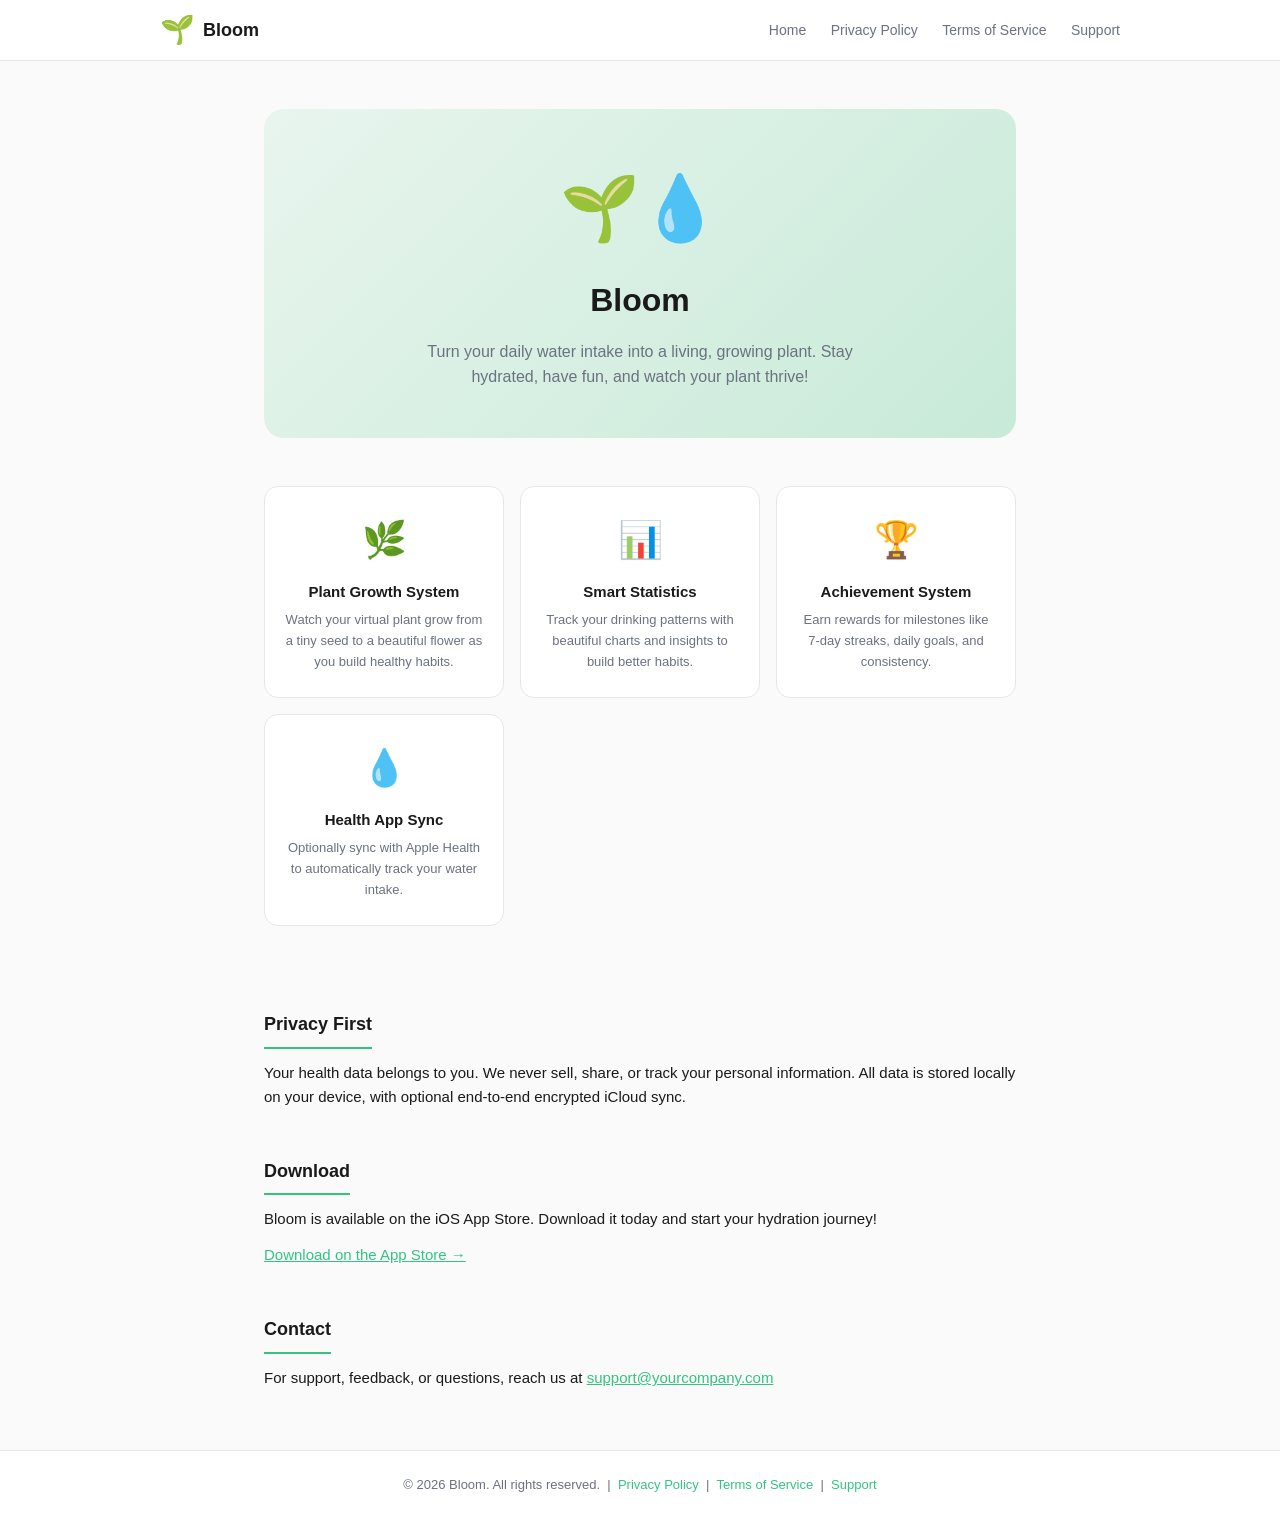
<file: docs/index.html>
<!DOCTYPE html>
<html lang="en">
<head>
    <meta charset="UTF-8">
    <meta name="viewport" content="width=device-width, initial-scale=1.0">
    <title>Bloom - Grow Plants by Drinking Water</title>
    <meta name="description" content="Bloom turns your daily water intake into a living, growing plant. Stay hydrated, have fun, and watch your plant thrive!">
    <link rel="stylesheet" href="style.css">
</head>
<body>

<header class="site-header">
    <div class="header-inner">
        <a href="index.html" class="logo">
            <span class="logo-icon">🌱</span>
            <span>Bloom</span>
        </a>
        <nav class="nav">
            <a href="index.html">Home</a>
            <a href="privacy-policy.html">Privacy Policy</a>
            <a href="terms.html">Terms of Service</a>
            <a href="support.html">Support</a>
        </nav>
    </div>
</header>

<main class="container">
    <div class="hero">
        <div class="hero-emoji">🌱💧</div>
        <h1>Bloom</h1>
        <p>Turn your daily water intake into a living, growing plant. Stay hydrated, have fun, and watch your plant thrive!</p>
    </div>

    <div class="features">
        <div class="feature-card">
            <div class="icon">🌿</div>
            <h3>Plant Growth System</h3>
            <p>Watch your virtual plant grow from a tiny seed to a beautiful flower as you build healthy habits.</p>
        </div>
        <div class="feature-card">
            <div class="icon">📊</div>
            <h3>Smart Statistics</h3>
            <p>Track your drinking patterns with beautiful charts and insights to build better habits.</p>
        </div>
        <div class="feature-card">
            <div class="icon">🏆</div>
            <h3>Achievement System</h3>
            <p>Earn rewards for milestones like 7-day streaks, daily goals, and consistency.</p>
        </div>
        <div class="feature-card">
            <div class="icon">💧</div>
            <h3>Health App Sync</h3>
            <p>Optionally sync with Apple Health to automatically track your water intake.</p>
        </div>
    </div>

    <div class="content">
        <h2>Privacy First</h2>
        <p>Your health data belongs to you. We never sell, share, or track your personal information. All data is stored locally on your device, with optional end-to-end encrypted iCloud sync.</p>

        <h2>Download</h2>
        <p>Bloom is available on the iOS App Store. Download it today and start your hydration journey!</p>
        <p><a href="https://apps.apple.com">Download on the App Store →</a></p>

        <h2>Contact</h2>
        <p>For support, feedback, or questions, reach us at <a href="mailto:support@yourcompany.com">support@yourcompany.com</a></p>
    </div>
</main>

<footer class="site-footer">
    <p>© 2026 Bloom. All rights reserved. &nbsp;|&nbsp;
        <a href="privacy-policy.html">Privacy Policy</a> &nbsp;|&nbsp;
        <a href="terms.html">Terms of Service</a> &nbsp;|&nbsp;
        <a href="support.html">Support</a>
    </p>
</footer>

</body>
</html>
</file>
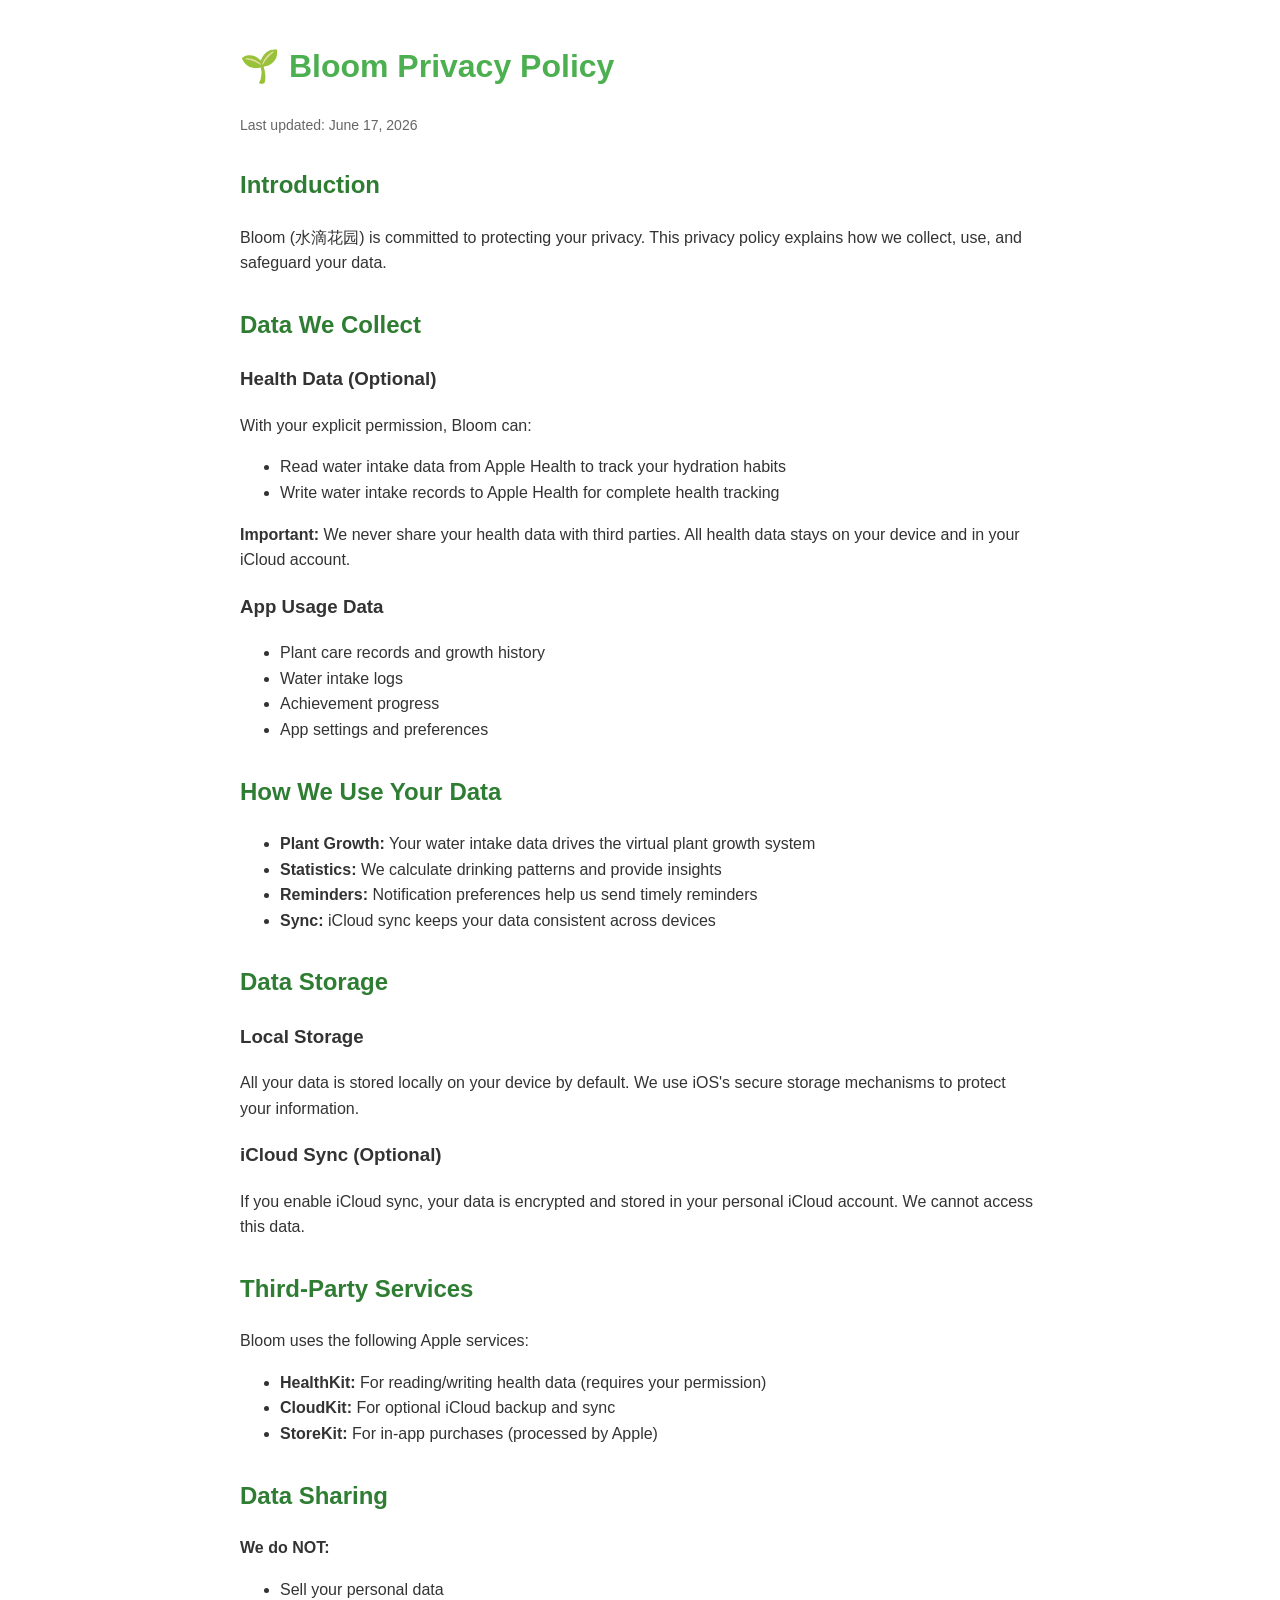
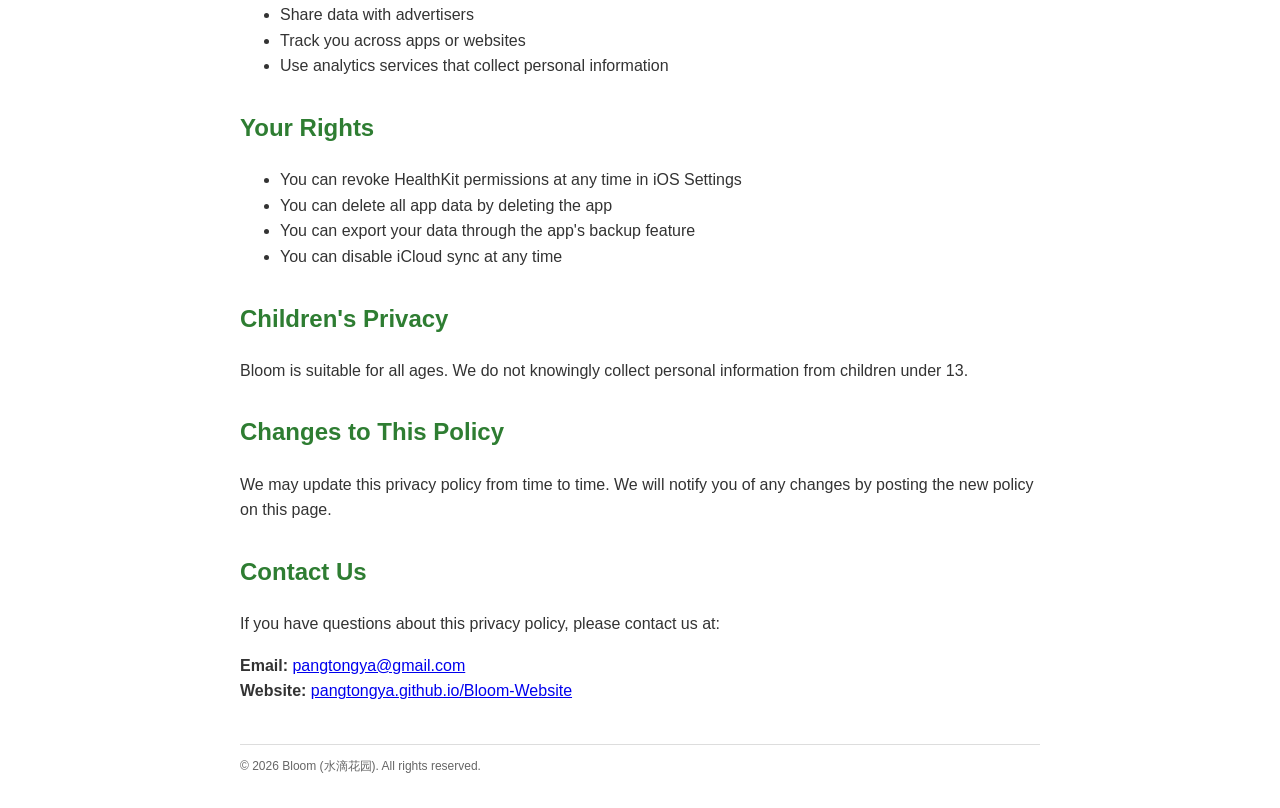
<file: privacy-policy.html>
<!DOCTYPE html>
<html lang="en">
<head>
    <meta charset="UTF-8">
    <meta name="viewport" content="width=device-width, initial-scale=1.0">
    <title>Bloom - Privacy Policy</title>
    <style>
        body {
            font-family: -apple-system, BlinkMacSystemFont, 'Segoe UI', Roboto, Oxygen, Ubuntu, Cantarell, sans-serif;
            line-height: 1.6;
            max-width: 800px;
            margin: 0 auto;
            padding: 20px;
            color: #333;
        }
        h1 { color: #4CAF50; }
        h2 { color: #2E7D32; margin-top: 30px; }
        .update-date { color: #666; font-size: 14px; }
    </style>
</head>
<body>
    <h1>🌱 Bloom Privacy Policy</h1>
    <p class="update-date">Last updated: June 17, 2026</p>

    <h2>Introduction</h2>
    <p>Bloom (水滴花园) is committed to protecting your privacy. This privacy policy explains how we collect, use, and safeguard your data.</p>

    <h2>Data We Collect</h2>
    <h3>Health Data (Optional)</h3>
    <p>With your explicit permission, Bloom can:</p>
    <ul>
        <li>Read water intake data from Apple Health to track your hydration habits</li>
        <li>Write water intake records to Apple Health for complete health tracking</li>
    </ul>
    <p><strong>Important:</strong> We never share your health data with third parties. All health data stays on your device and in your iCloud account.</p>

    <h3>App Usage Data</h3>
    <ul>
        <li>Plant care records and growth history</li>
        <li>Water intake logs</li>
        <li>Achievement progress</li>
        <li>App settings and preferences</li>
    </ul>

    <h2>How We Use Your Data</h2>
    <ul>
        <li><strong>Plant Growth:</strong> Your water intake data drives the virtual plant growth system</li>
        <li><strong>Statistics:</strong> We calculate drinking patterns and provide insights</li>
        <li><strong>Reminders:</strong> Notification preferences help us send timely reminders</li>
        <li><strong>Sync:</strong> iCloud sync keeps your data consistent across devices</li>
    </ul>

    <h2>Data Storage</h2>
    <h3>Local Storage</h3>
    <p>All your data is stored locally on your device by default. We use iOS's secure storage mechanisms to protect your information.</p>

    <h3>iCloud Sync (Optional)</h3>
    <p>If you enable iCloud sync, your data is encrypted and stored in your personal iCloud account. We cannot access this data.</p>

    <h2>Third-Party Services</h2>
    <p>Bloom uses the following Apple services:</p>
    <ul>
        <li><strong>HealthKit:</strong> For reading/writing health data (requires your permission)</li>
        <li><strong>CloudKit:</strong> For optional iCloud backup and sync</li>
        <li><strong>StoreKit:</strong> For in-app purchases (processed by Apple)</li>
    </ul>

    <h2>Data Sharing</h2>
    <p><strong>We do NOT:</strong></p>
    <ul>
        <li>Sell your personal data</li>
        <li>Share data with advertisers</li>
        <li>Track you across apps or websites</li>
        <li>Use analytics services that collect personal information</li>
    </ul>

    <h2>Your Rights</h2>
    <ul>
        <li>You can revoke HealthKit permissions at any time in iOS Settings</li>
        <li>You can delete all app data by deleting the app</li>
        <li>You can export your data through the app's backup feature</li>
        <li>You can disable iCloud sync at any time</li>
    </ul>

    <h2>Children's Privacy</h2>
    <p>Bloom is suitable for all ages. We do not knowingly collect personal information from children under 13.</p>

    <h2>Changes to This Policy</h2>
    <p>We may update this privacy policy from time to time. We will notify you of any changes by posting the new policy on this page.</p>

    <h2>Contact Us</h2>
    <p>If you have questions about this privacy policy, please contact us at:</p>
    <p><strong>Email:</strong> <a href="mailto:pangtongya@gmail.com">pangtongya@gmail.com</a><br>
    <strong>Website:</strong> <a href="https://pangtongya.github.io/Bloom-Website">pangtongya.github.io/Bloom-Website</a></p>

    <hr style="margin-top: 40px; border: none; border-top: 1px solid #ddd;">
    <p style="color: #666; font-size: 12px;">© 2026 Bloom (水滴花园). All rights reserved.</p>
</body>
</html>
</file>
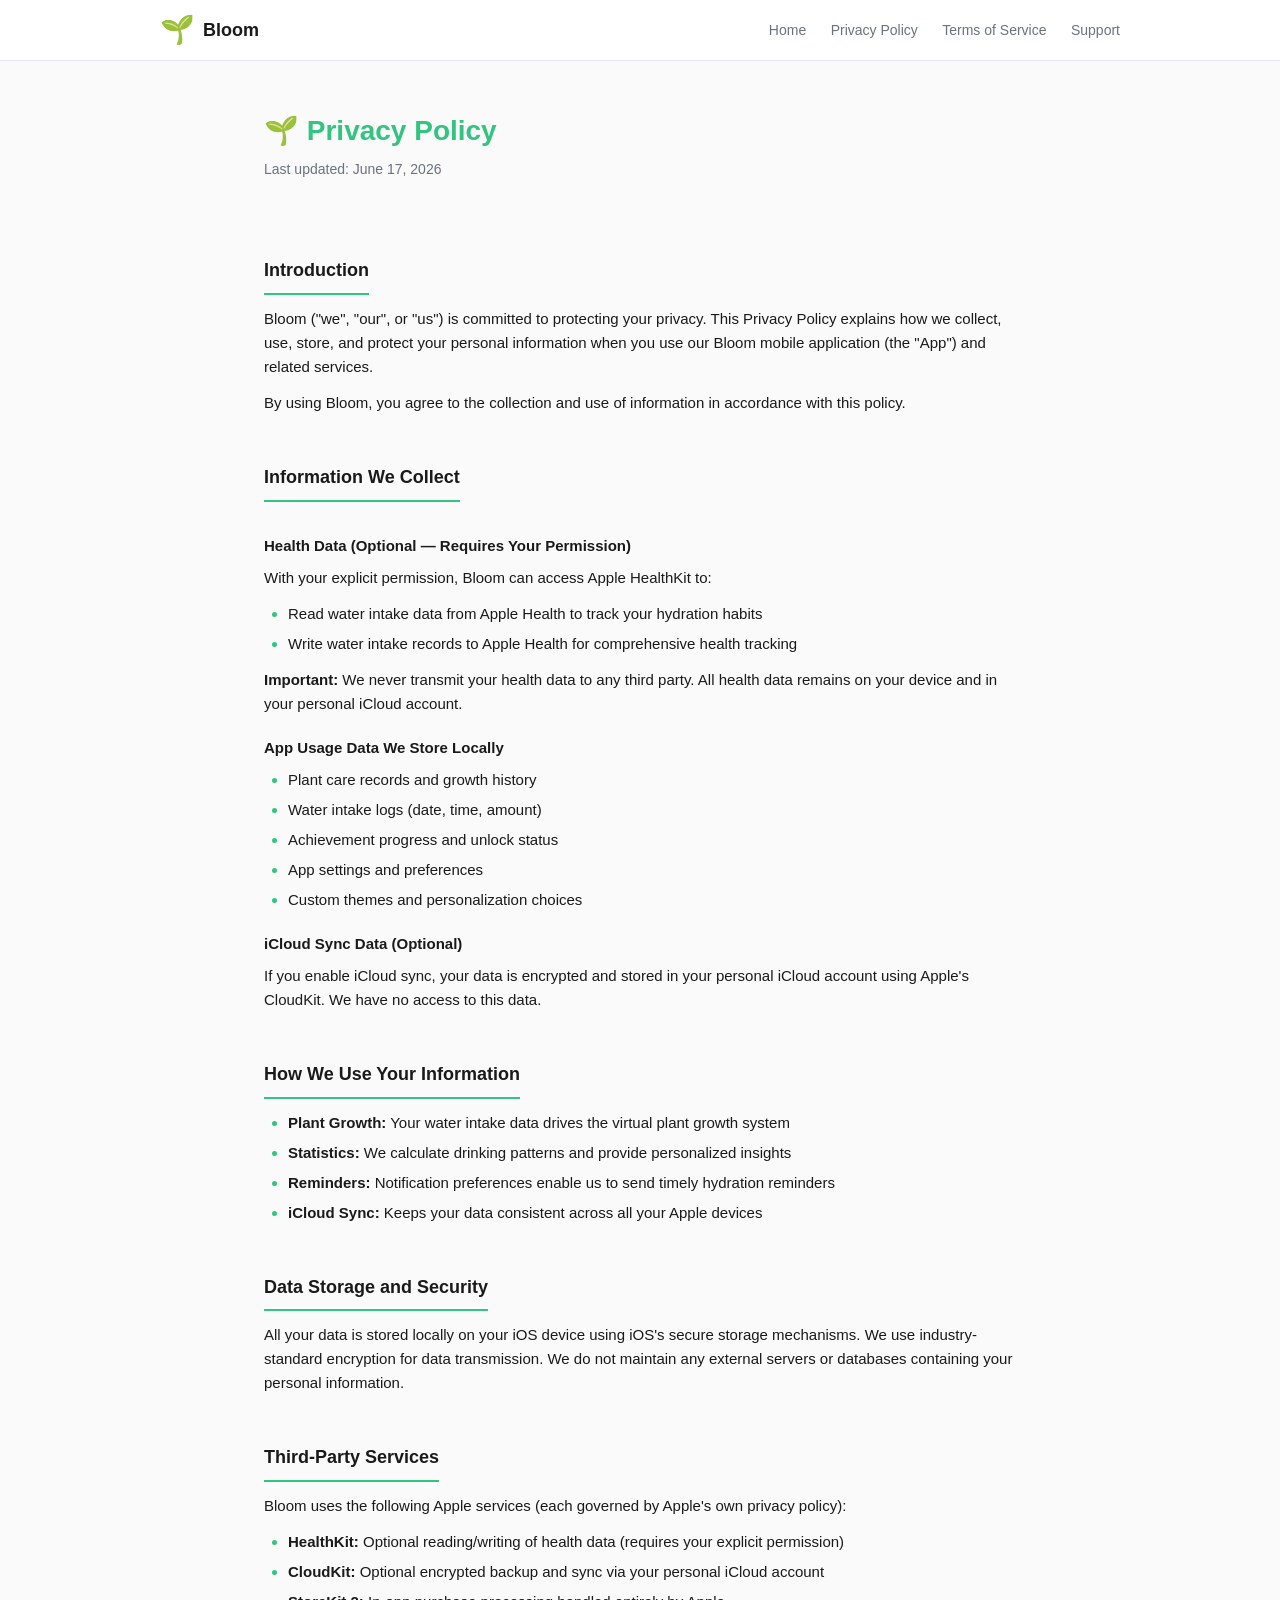
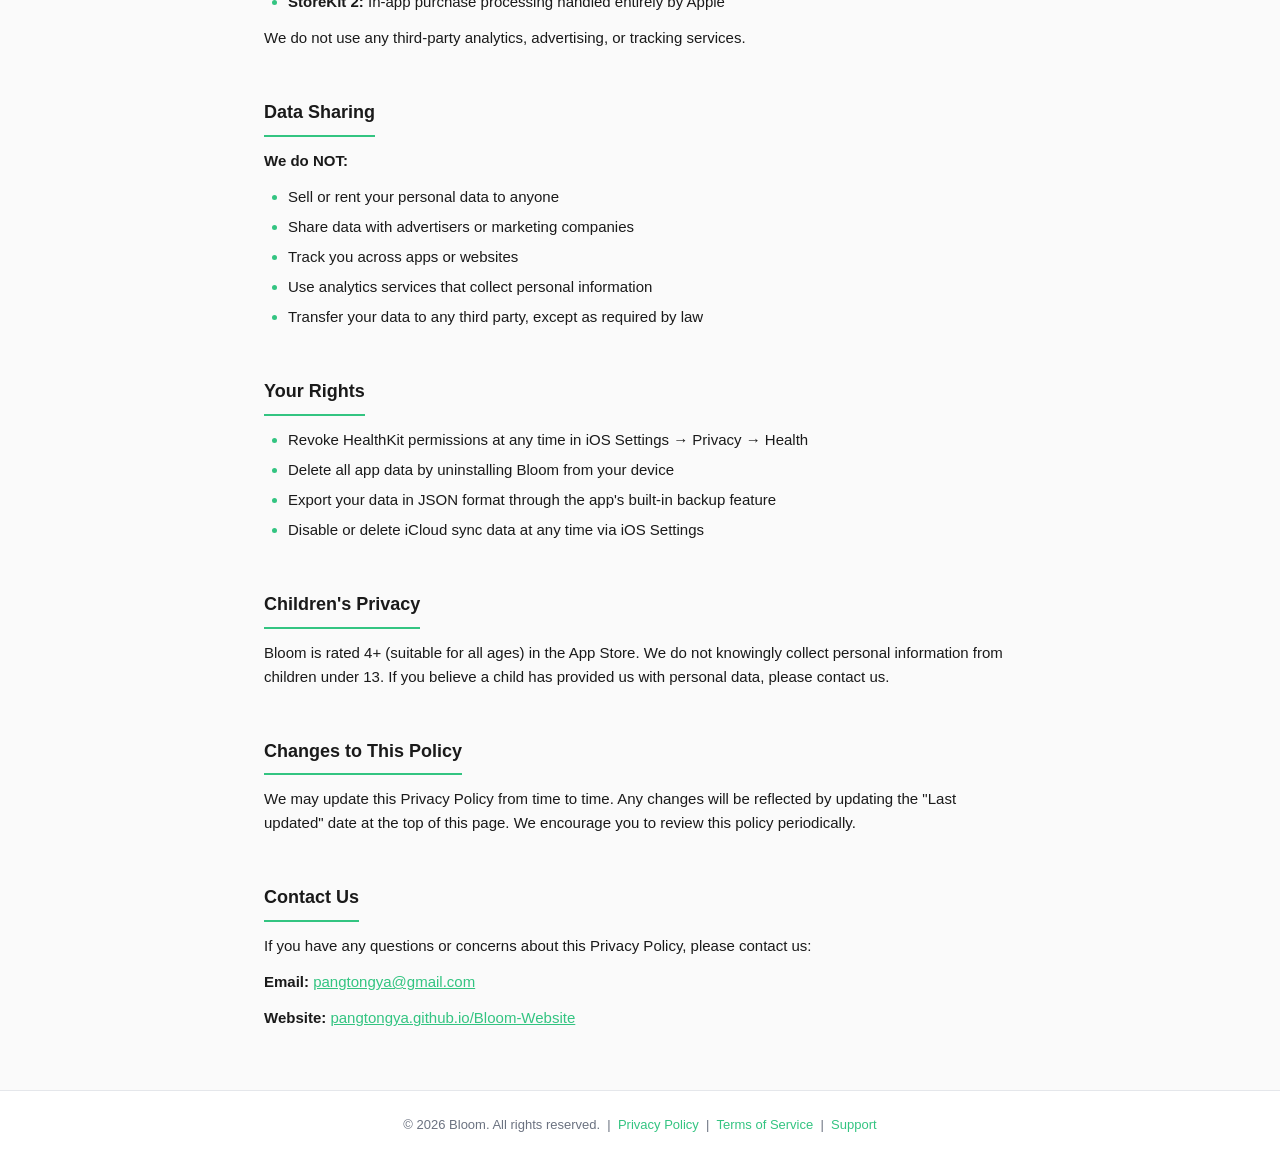
<file: docs/privacy-policy.html>
<!DOCTYPE html>
<html lang="en">
<head>
    <meta charset="UTF-8">
    <meta name="viewport" content="width=device-width, initial-scale=1.0">
    <title>Privacy Policy - Bloom</title>
    <meta name="description" content="Bloom privacy policy - how we collect, use, and protect your data.">
    <link rel="stylesheet" href="style.css">
</head>
<body>

<header class="site-header">
    <div class="header-inner">
        <a href="index.html" class="logo">
            <span class="logo-icon">🌱</span>
            <span>Bloom</span>
        </a>
        <nav class="nav">
            <a href="index.html">Home</a>
            <a href="index.html">Privacy Policy</a>
            <a href="terms.html">Terms of Service</a>
            <a href="support.html">Support</a>
        </nav>
    </div>
</header>

<main class="container">
    <h1 class="page-title">🌱 Privacy Policy</h1>
    <p class="page-subtitle">Last updated: June 17, 2026</p>

    <div class="content">

        <h2>Introduction</h2>
        <p>Bloom ("we", "our", or "us") is committed to protecting your privacy. This Privacy Policy explains how we collect, use, store, and protect your personal information when you use our Bloom mobile application (the "App") and related services.</p>
        <p>By using Bloom, you agree to the collection and use of information in accordance with this policy.</p>

        <h2>Information We Collect</h2>

        <h3>Health Data (Optional — Requires Your Permission)</h3>
        <p>With your explicit permission, Bloom can access Apple HealthKit to:</p>
        <ul>
            <li>Read water intake data from Apple Health to track your hydration habits</li>
            <li>Write water intake records to Apple Health for comprehensive health tracking</li>
        </ul>
        <p><strong>Important:</strong> We never transmit your health data to any third party. All health data remains on your device and in your personal iCloud account.</p>

        <h3>App Usage Data We Store Locally</h3>
        <ul>
            <li>Plant care records and growth history</li>
            <li>Water intake logs (date, time, amount)</li>
            <li>Achievement progress and unlock status</li>
            <li>App settings and preferences</li>
            <li>Custom themes and personalization choices</li>
        </ul>

        <h3>iCloud Sync Data (Optional)</h3>
        <p>If you enable iCloud sync, your data is encrypted and stored in your personal iCloud account using Apple's CloudKit. We have no access to this data.</p>

        <h2>How We Use Your Information</h2>
        <ul>
            <li><strong>Plant Growth:</strong> Your water intake data drives the virtual plant growth system</li>
            <li><strong>Statistics:</strong> We calculate drinking patterns and provide personalized insights</li>
            <li><strong>Reminders:</strong> Notification preferences enable us to send timely hydration reminders</li>
            <li><strong>iCloud Sync:</strong> Keeps your data consistent across all your Apple devices</li>
        </ul>

        <h2>Data Storage and Security</h2>
        <p>All your data is stored locally on your iOS device using iOS's secure storage mechanisms. We use industry-standard encryption for data transmission. We do not maintain any external servers or databases containing your personal information.</p>

        <h2>Third-Party Services</h2>
        <p>Bloom uses the following Apple services (each governed by Apple's own privacy policy):</p>
        <ul>
            <li><strong>HealthKit:</strong> Optional reading/writing of health data (requires your explicit permission)</li>
            <li><strong>CloudKit:</strong> Optional encrypted backup and sync via your personal iCloud account</li>
            <li><strong>StoreKit 2:</strong> In-app purchase processing handled entirely by Apple</li>
        </ul>
        <p>We do not use any third-party analytics, advertising, or tracking services.</p>

        <h2>Data Sharing</h2>
        <p><strong>We do NOT:</strong></p>
        <ul>
            <li>Sell or rent your personal data to anyone</li>
            <li>Share data with advertisers or marketing companies</li>
            <li>Track you across apps or websites</li>
            <li>Use analytics services that collect personal information</li>
            <li>Transfer your data to any third party, except as required by law</li>
        </ul>

        <h2>Your Rights</h2>
        <ul>
            <li>Revoke HealthKit permissions at any time in iOS Settings → Privacy → Health</li>
            <li>Delete all app data by uninstalling Bloom from your device</li>
            <li>Export your data in JSON format through the app's built-in backup feature</li>
            <li>Disable or delete iCloud sync data at any time via iOS Settings</li>
        </ul>

        <h2>Children's Privacy</h2>
        <p>Bloom is rated 4+ (suitable for all ages) in the App Store. We do not knowingly collect personal information from children under 13. If you believe a child has provided us with personal data, please contact us.</p>

        <h2>Changes to This Policy</h2>
        <p>We may update this Privacy Policy from time to time. Any changes will be reflected by updating the "Last updated" date at the top of this page. We encourage you to review this policy periodically.</p>

        <h2>Contact Us</h2>
        <p>If you have any questions or concerns about this Privacy Policy, please contact us:</p>
        <p><strong>Email:</strong> <a href="mailto:pangtongya@gmail.com">pangtongya@gmail.com</a></p>
        <p><strong>Website:</strong> <a href="https://pangtongya.github.io/Bloom-Website">pangtongya.github.io/Bloom-Website</a></p>
    </div>
</main>

<footer class="site-footer">
    <p>© 2026 Bloom. All rights reserved. &nbsp;|&nbsp;
        <a href="privacy-policy.html">Privacy Policy</a> &nbsp;|&nbsp;
        <a href="terms.html">Terms of Service</a> &nbsp;|&nbsp;
        <a href="support.html">Support</a>
    </p>
</footer>

</body>
</html>
</file>
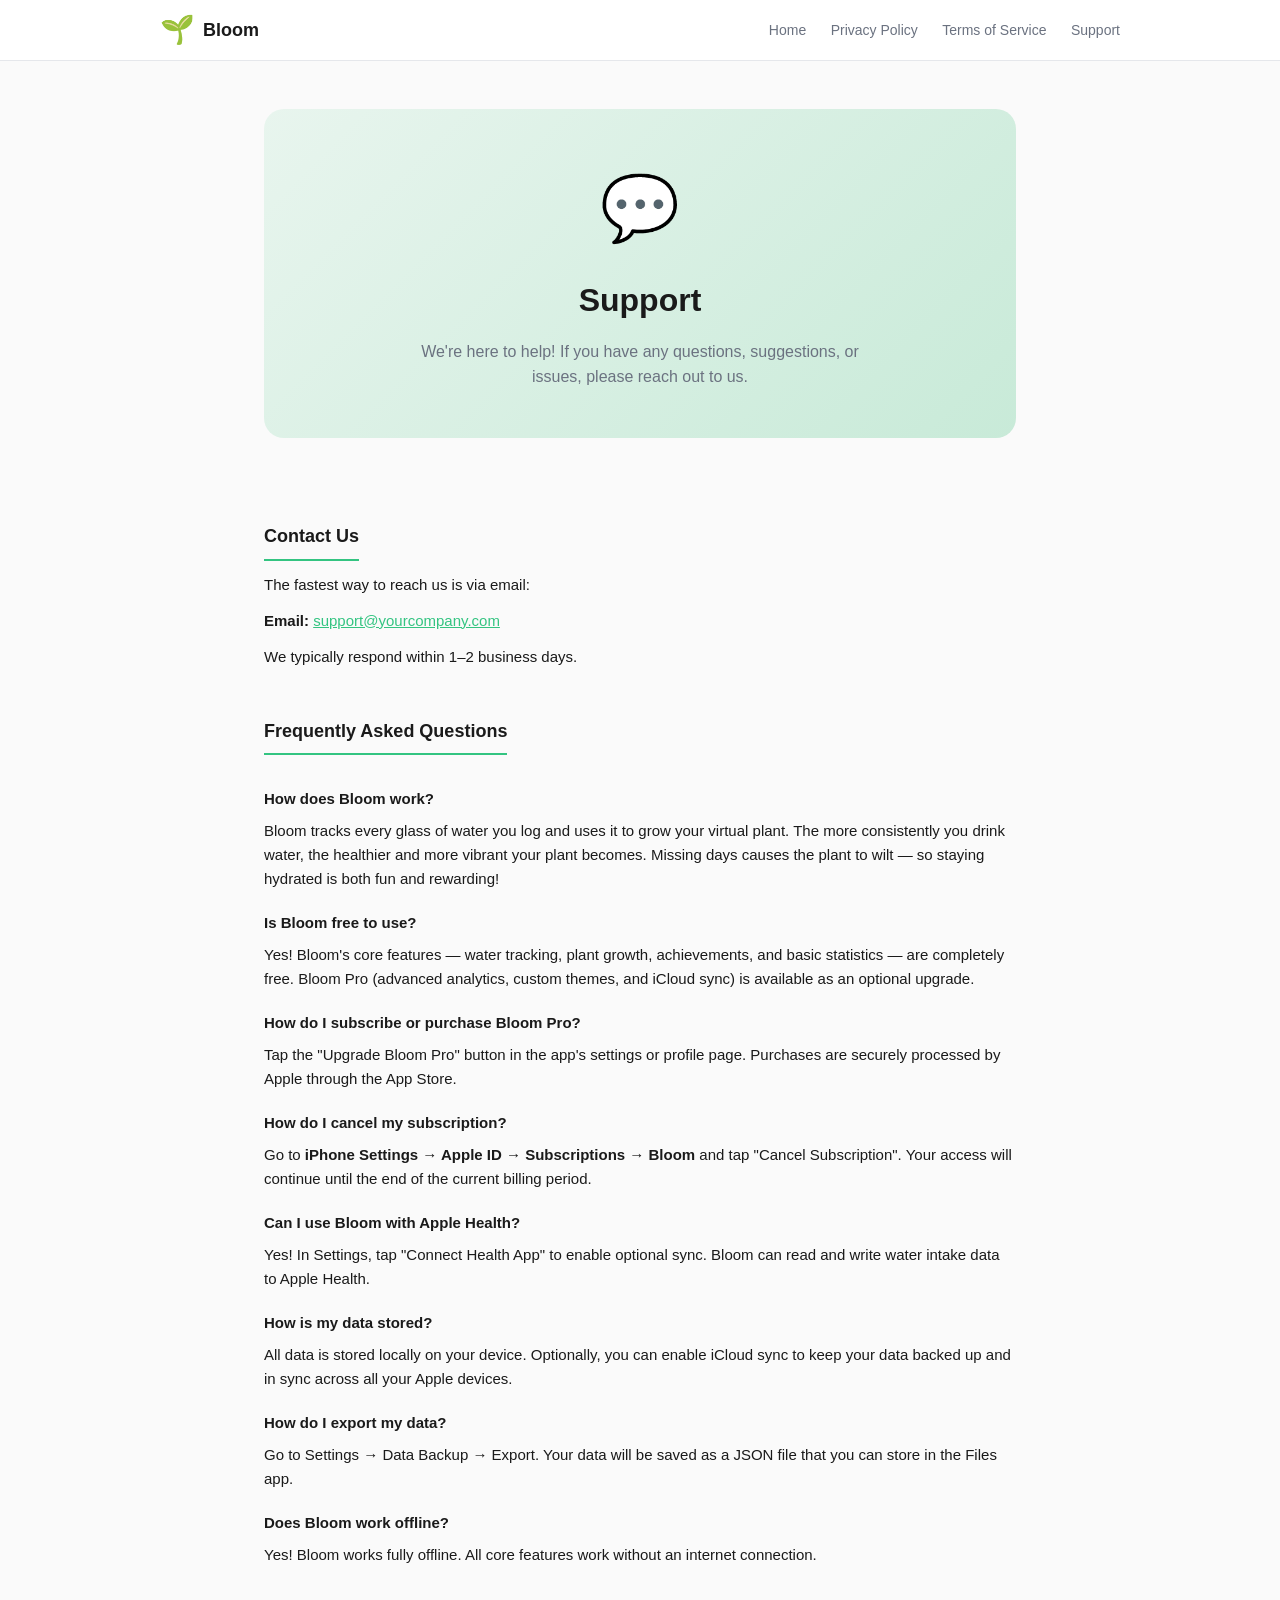
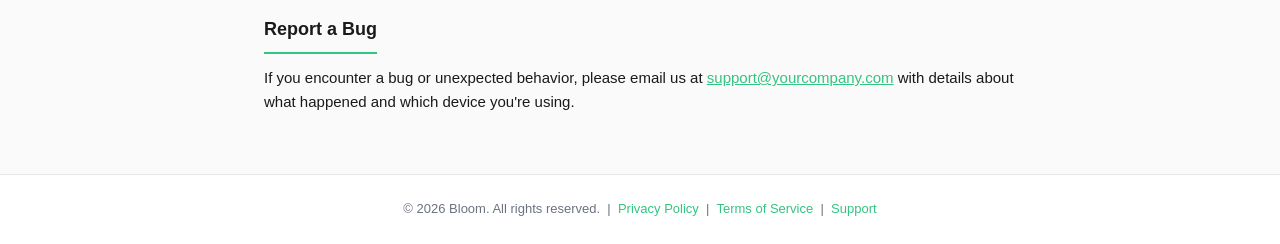
<file: docs/support.html>
<!DOCTYPE html>
<html lang="en">
<head>
    <meta charset="UTF-8">
    <meta name="viewport" content="width=device-width, initial-scale=1.0">
    <title>Support - Bloom</title>
    <meta name="description" content="Get help with Bloom - contact us or find answers to common questions.">
    <link rel="stylesheet" href="style.css">
</head>
<body>

<header class="site-header">
    <div class="header-inner">
        <a href="index.html" class="logo">
            <span class="logo-icon">🌱</span>
            <span>Bloom</span>
        </a>
        <nav class="nav">
            <a href="index.html">Home</a>
            <a href="privacy-policy.html">Privacy Policy</a>
            <a href="terms.html">Terms of Service</a>
            <a href="index.html">Support</a>
        </nav>
    </div>
</header>

<main class="container">
    <div class="hero">
        <div class="hero-emoji">💬</div>
        <h1>Support</h1>
        <p>We're here to help! If you have any questions, suggestions, or issues, please reach out to us.</p>
    </div>

    <div class="content">
        <h2>Contact Us</h2>
        <p>The fastest way to reach us is via email:</p>
        <p><strong>Email:</strong> <a href="mailto:support@yourcompany.com">support@yourcompany.com</a></p>
        <p>We typically respond within 1–2 business days.</p>

        <h2>Frequently Asked Questions</h2>

        <h3>How does Bloom work?</h3>
        <p>Bloom tracks every glass of water you log and uses it to grow your virtual plant. The more consistently you drink water, the healthier and more vibrant your plant becomes. Missing days causes the plant to wilt — so staying hydrated is both fun and rewarding!</p>

        <h3>Is Bloom free to use?</h3>
        <p>Yes! Bloom's core features — water tracking, plant growth, achievements, and basic statistics — are completely free. Bloom Pro (advanced analytics, custom themes, and iCloud sync) is available as an optional upgrade.</p>

        <h3>How do I subscribe or purchase Bloom Pro?</h3>
        <p>Tap the "Upgrade Bloom Pro" button in the app's settings or profile page. Purchases are securely processed by Apple through the App Store.</p>

        <h3>How do I cancel my subscription?</h3>
        <p>Go to <strong>iPhone Settings → Apple ID → Subscriptions → Bloom</strong> and tap "Cancel Subscription". Your access will continue until the end of the current billing period.</p>

        <h3>Can I use Bloom with Apple Health?</h3>
        <p>Yes! In Settings, tap "Connect Health App" to enable optional sync. Bloom can read and write water intake data to Apple Health.</p>

        <h3>How is my data stored?</h3>
        <p>All data is stored locally on your device. Optionally, you can enable iCloud sync to keep your data backed up and in sync across all your Apple devices.</p>

        <h3>How do I export my data?</h3>
        <p>Go to Settings → Data Backup → Export. Your data will be saved as a JSON file that you can store in the Files app.</p>

        <h3>Does Bloom work offline?</h3>
        <p>Yes! Bloom works fully offline. All core features work without an internet connection.</p>

        <h2>Report a Bug</h2>
        <p>If you encounter a bug or unexpected behavior, please email us at <a href="mailto:support@yourcompany.com">support@yourcompany.com</a> with details about what happened and which device you're using.</p>
    </div>
</main>

<footer class="site-footer">
    <p>© 2026 Bloom. All rights reserved. &nbsp;|&nbsp;
        <a href="privacy-policy.html">Privacy Policy</a> &nbsp;|&nbsp;
        <a href="terms.html">Terms of Service</a> &nbsp;|&nbsp;
        <a href="support.html">Support</a>
    </p>
</footer>

</body>
</html>
</file>
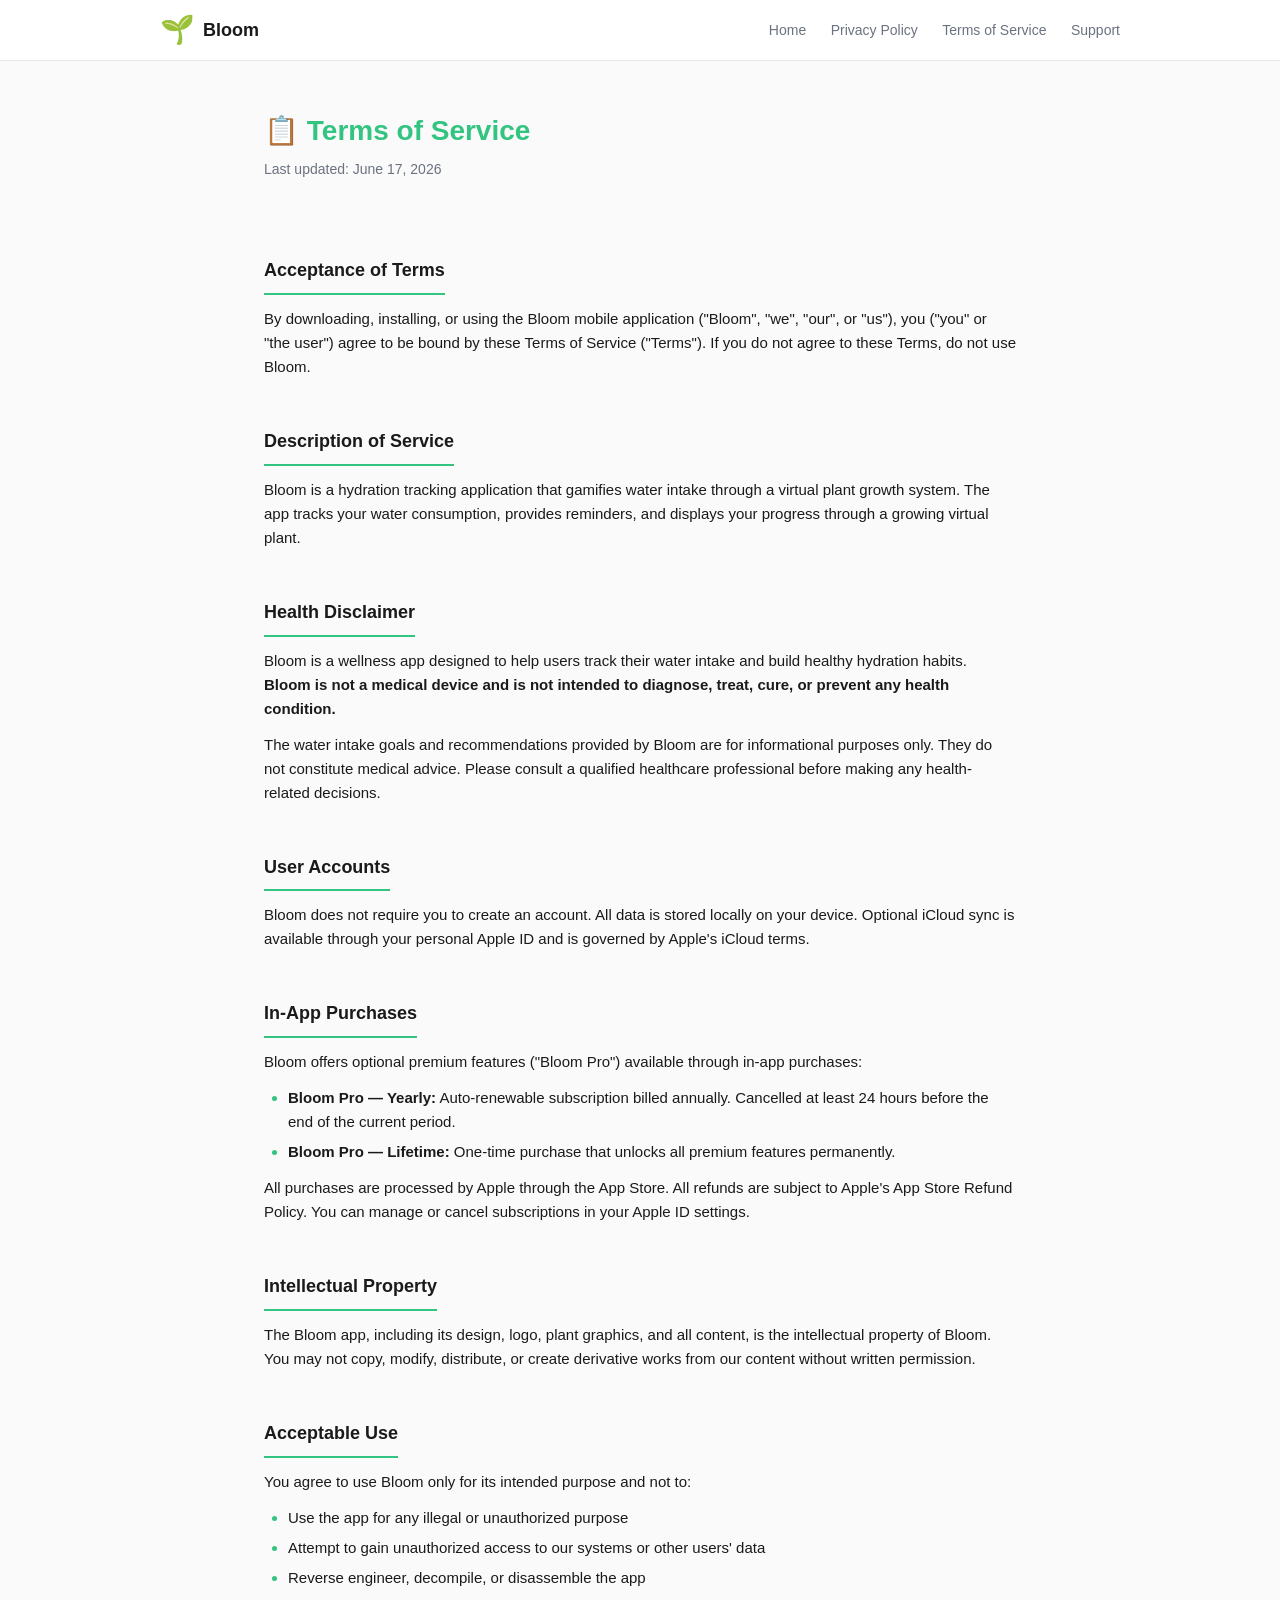
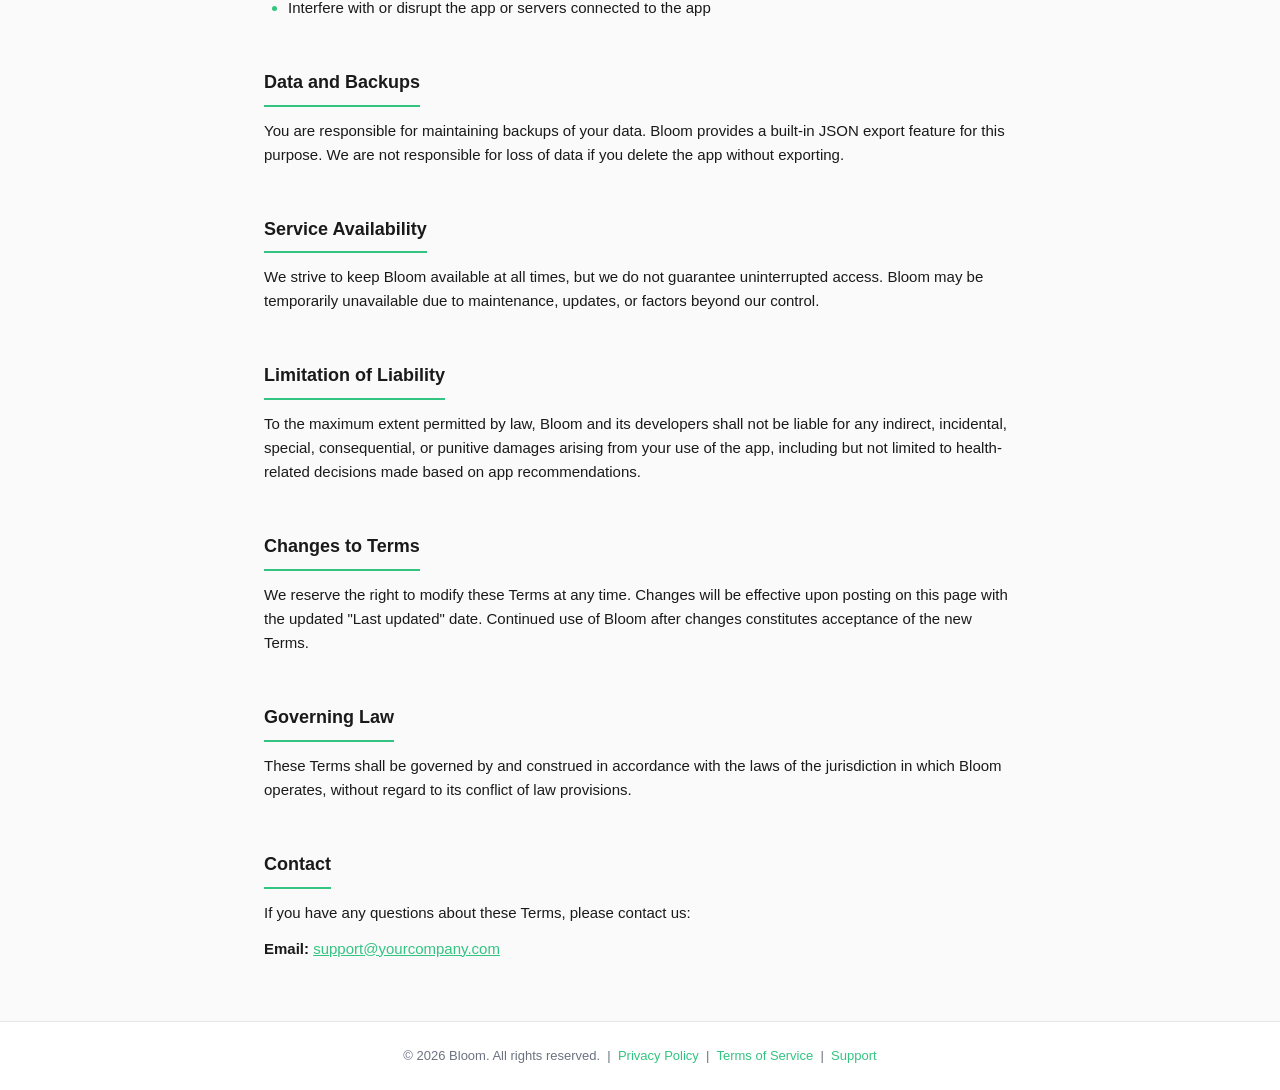
<file: docs/terms.html>
<!DOCTYPE html>
<html lang="en">
<head>
    <meta charset="UTF-8">
    <meta name="viewport" content="width=device-width, initial-scale=1.0">
    <title>Terms of Service - Bloom</title>
    <meta name="description" content="Bloom Terms of Service - the terms governing your use of the Bloom app.">
    <link rel="stylesheet" href="style.css">
</head>
<body>

<header class="site-header">
    <div class="header-inner">
        <a href="index.html" class="logo">
            <span class="logo-icon">🌱</span>
            <span>Bloom</span>
        </a>
        <nav class="nav">
            <a href="index.html">Home</a>
            <a href="privacy-policy.html">Privacy Policy</a>
            <a href="index.html">Terms of Service</a>
            <a href="support.html">Support</a>
        </nav>
    </div>
</header>

<main class="container">
    <h1 class="page-title">📋 Terms of Service</h1>
    <p class="page-subtitle">Last updated: June 17, 2026</p>

    <div class="content">

        <h2>Acceptance of Terms</h2>
        <p>By downloading, installing, or using the Bloom mobile application ("Bloom", "we", "our", or "us"), you ("you" or "the user") agree to be bound by these Terms of Service ("Terms"). If you do not agree to these Terms, do not use Bloom.</p>

        <h2>Description of Service</h2>
        <p>Bloom is a hydration tracking application that gamifies water intake through a virtual plant growth system. The app tracks your water consumption, provides reminders, and displays your progress through a growing virtual plant.</p>

        <h2>Health Disclaimer</h2>
        <p>Bloom is a wellness app designed to help users track their water intake and build healthy hydration habits. <strong>Bloom is not a medical device and is not intended to diagnose, treat, cure, or prevent any health condition.</strong></p>
        <p>The water intake goals and recommendations provided by Bloom are for informational purposes only. They do not constitute medical advice. Please consult a qualified healthcare professional before making any health-related decisions.</p>

        <h2>User Accounts</h2>
        <p>Bloom does not require you to create an account. All data is stored locally on your device. Optional iCloud sync is available through your personal Apple ID and is governed by Apple's iCloud terms.</p>

        <h2>In-App Purchases</h2>
        <p>Bloom offers optional premium features ("Bloom Pro") available through in-app purchases:</p>
        <ul>
            <li><strong>Bloom Pro — Yearly:</strong> Auto-renewable subscription billed annually. Cancelled at least 24 hours before the end of the current period.</li>
            <li><strong>Bloom Pro — Lifetime:</strong> One-time purchase that unlocks all premium features permanently.</li>
        </ul>
        <p>All purchases are processed by Apple through the App Store. All refunds are subject to Apple's App Store Refund Policy. You can manage or cancel subscriptions in your Apple ID settings.</p>

        <h2>Intellectual Property</h2>
        <p>The Bloom app, including its design, logo, plant graphics, and all content, is the intellectual property of Bloom. You may not copy, modify, distribute, or create derivative works from our content without written permission.</p>

        <h2>Acceptable Use</h2>
        <p>You agree to use Bloom only for its intended purpose and not to:</p>
        <ul>
            <li>Use the app for any illegal or unauthorized purpose</li>
            <li>Attempt to gain unauthorized access to our systems or other users' data</li>
            <li>Reverse engineer, decompile, or disassemble the app</li>
            <li>Interfere with or disrupt the app or servers connected to the app</li>
        </ul>

        <h2>Data and Backups</h2>
        <p>You are responsible for maintaining backups of your data. Bloom provides a built-in JSON export feature for this purpose. We are not responsible for loss of data if you delete the app without exporting.</p>

        <h2>Service Availability</h2>
        <p>We strive to keep Bloom available at all times, but we do not guarantee uninterrupted access. Bloom may be temporarily unavailable due to maintenance, updates, or factors beyond our control.</p>

        <h2>Limitation of Liability</h2>
        <p>To the maximum extent permitted by law, Bloom and its developers shall not be liable for any indirect, incidental, special, consequential, or punitive damages arising from your use of the app, including but not limited to health-related decisions made based on app recommendations.</p>

        <h2>Changes to Terms</h2>
        <p>We reserve the right to modify these Terms at any time. Changes will be effective upon posting on this page with the updated "Last updated" date. Continued use of Bloom after changes constitutes acceptance of the new Terms.</p>

        <h2>Governing Law</h2>
        <p>These Terms shall be governed by and construed in accordance with the laws of the jurisdiction in which Bloom operates, without regard to its conflict of law provisions.</p>

        <h2>Contact</h2>
        <p>If you have any questions about these Terms, please contact us:</p>
        <p><strong>Email:</strong> <a href="mailto:support@yourcompany.com">support@yourcompany.com</a></p>

    </div>
</main>

<footer class="site-footer">
    <p>© 2026 Bloom. All rights reserved. &nbsp;|&nbsp;
        <a href="privacy-policy.html">Privacy Policy</a> &nbsp;|&nbsp;
        <a href="terms.html">Terms of Service</a> &nbsp;|&nbsp;
        <a href="support.html">Support</a>
    </p>
</footer>

</body>
</html>
</file>
<file: docs/style.css>
/* Bloom - Shared Styles */
:root {
    --primary: #33C481;
    --primary-dark: #2AA06E;
    --accent: #FFC107;
    --bg: #FAFAFA;
    --surface: #FFFFFF;
    --text: #1A1A1A;
    --text-secondary: #6B7280;
    --border: #E5E7EB;
}

* { box-sizing: border-box; margin: 0; padding: 0; }

body {
    font-family: -apple-system, BlinkMacSystemFont, 'SF Pro Text', 'Segoe UI', Roboto, sans-serif;
    background: var(--bg);
    color: var(--text);
    line-height: 1.6;
    min-height: 100vh;
}

/* Header */
.site-header {
    background: var(--surface);
    border-bottom: 1px solid var(--border);
    padding: 0 24px;
    position: sticky;
    top: 0;
    z-index: 100;
}
.header-inner {
    max-width: 960px;
    margin: 0 auto;
    display: flex;
    align-items: center;
    justify-content: space-between;
    height: 60px;
}
.logo {
    display: flex;
    align-items: center;
    gap: 8px;
    text-decoration: none;
    color: var(--text);
    font-size: 18px;
    font-weight: 600;
}
.logo-icon { font-size: 28px; }
.nav a {
    color: var(--text-secondary);
    text-decoration: none;
    font-size: 14px;
    margin-left: 20px;
    transition: color 0.2s;
}
.nav a:hover { color: var(--primary); }

/* Main content */
.container {
    max-width: 800px;
    margin: 0 auto;
    padding: 48px 24px;
}

/* Footer */
.site-footer {
    background: var(--surface);
    border-top: 1px solid var(--border);
    padding: 24px;
    text-align: center;
    color: var(--text-secondary);
    font-size: 13px;
}
.site-footer a { color: var(--primary); text-decoration: none; }
.site-footer a:hover { text-decoration: underline; }

/* Page titles */
.page-title { font-size: 28px; font-weight: 700; color: var(--primary); margin-bottom: 4px; }
.page-subtitle { color: var(--text-secondary); font-size: 14px; margin-bottom: 40px; }
.last-updated { color: var(--text-secondary); font-size: 13px; margin-bottom: 32px; }

/* Content typography */
.content h2 {
    font-size: 18px;
    font-weight: 600;
    color: var(--text);
    margin-top: 36px;
    margin-bottom: 12px;
    padding-bottom: 8px;
    border-bottom: 2px solid var(--primary);
    display: inline-block;
}
.content h3 {
    font-size: 15px;
    font-weight: 600;
    margin-top: 20px;
    margin-bottom: 8px;
}
.content p { margin-bottom: 12px; font-size: 15px; }
.content ul { margin-left: 24px; margin-bottom: 12px; }
.content li { margin-bottom: 6px; font-size: 15px; }
.content ul li::marker { color: var(--primary); }
.content strong { font-weight: 600; }
.content a { color: var(--primary); }
.content a:hover { text-decoration: underline; }

/* Hero section */
.hero {
    background: linear-gradient(135deg, #E8F5EE 0%, #C8EAD8 100%);
    border-radius: 20px;
    padding: 48px 40px;
    text-align: center;
    margin-bottom: 48px;
}
.hero-emoji { font-size: 64px; margin-bottom: 16px; }
.hero h1 { font-size: 32px; font-weight: 700; margin-bottom: 12px; color: var(--text); }
.hero p { font-size: 16px; color: var(--text-secondary); max-width: 480px; margin: 0 auto; }

/* Feature cards */
.features { display: grid; grid-template-columns: repeat(auto-fit, minmax(220px, 1fr)); gap: 16px; margin-bottom: 48px; }
.feature-card {
    background: var(--surface);
    border: 1px solid var(--border);
    border-radius: 14px;
    padding: 24px 20px;
    text-align: center;
}
.feature-card .icon { font-size: 36px; margin-bottom: 12px; }
.feature-card h3 { font-size: 15px; font-weight: 600; margin-bottom: 6px; }
.feature-card p { font-size: 13px; color: var(--text-secondary); margin: 0; }

/* CTA Button */
.cta-btn {
    display: inline-block;
    background: var(--primary);
    color: #fff;
    padding: 14px 32px;
    border-radius: 50px;
    text-decoration: none;
    font-size: 16px;
    font-weight: 600;
    transition: background 0.2s, transform 0.1s;
    box-shadow: 0 4px 14px rgba(51, 196, 129, 0.35);
}
.cta-btn:hover { background: var(--primary-dark); transform: translateY(-1px); }

/* Mobile nav */
.mobile-nav { display: none; }
@media (max-width: 600px) {
    .nav { display: none; }
    .mobile-nav { display: block; cursor: pointer; font-size: 22px; }
    .hero { padding: 32px 20px; }
    .hero h1 { font-size: 26px; }
    .container { padding: 32px 16px; }
}
</file>
